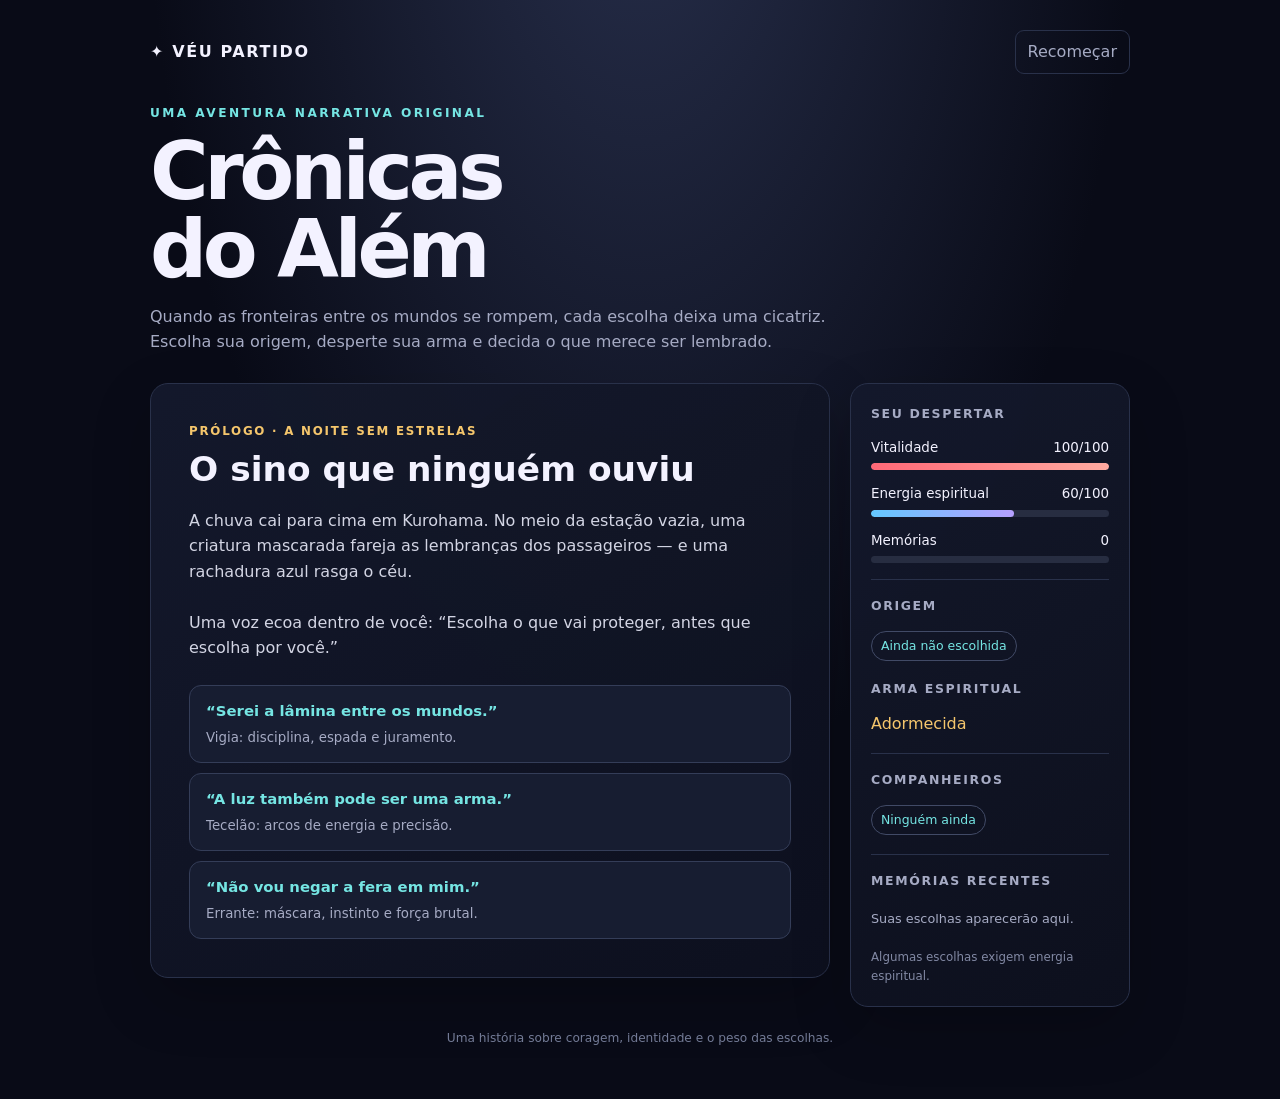
<file: bankai/index.html>
<!DOCTYPE html>
<html lang="pt-BR">
<head>
	<meta charset="UTF-8">
	<meta name="viewport" content="width=device-width, initial-scale=1">
	<meta name="theme-color" content="#090b17">
	<title>Véu Partido — Crônicas do Além</title>
	<link rel="stylesheet" href="style.css">
</head>
<body>
	<main class="shell">
		<header class="top"><div class="brand">✦ VÉU PARTIDO</div><button class="reset" id="reset">Recomeçar</button></header>
		<div class="eyebrow">Uma aventura narrativa original</div>
		<h1>Crônicas<br>do Além</h1>
		<p class="intro">Quando as fronteiras entre os mundos se rompem, cada escolha deixa uma cicatriz. Escolha sua origem, desperte sua arma e decida o que merece ser lembrado.</p>
		<div class="layout">
			<section class="card story" aria-live="polite"><div class="chapter" id="chapter"></div><h2 id="title"></h2><div class="prose" id="prose"></div><div class="choices" id="choices"></div><div id="ending"></div></section>
			<aside class="card sidebar" aria-label="Status do personagem">
				<h3>Seu despertar</h3>
				<div class="stat"><div class="statline"><span>Vitalidade</span><span id="hpText"></span></div><div class="bar"><div class="fill hp" id="hpBar"></div></div></div>
				<div class="stat"><div class="statline"><span>Energia espiritual</span><span id="reiText"></span></div><div class="bar"><div class="fill rei" id="reiBar"></div></div></div>
				<div class="stat"><div class="statline"><span>Memórias</span><span id="xpText"></span></div><div class="bar"><div class="fill xp" id="xpBar"></div></div></div>
				<div class="divider"></div><h3>Origem</h3><div id="race"><span class="tag">Ainda não escolhida</span></div>
				<h3 style="margin-top:15px">Arma espiritual</h3><div id="weapon" class="weapon">Adormecida</div>
				<div class="divider"></div><h3>Companheiros</h3><div id="allies"><span class="tag">Ninguém ainda</span></div>
				<div class="divider"></div><h3>Memórias recentes</h3><div class="feed" id="feed"></div><div class="hint">Algumas escolhas exigem energia espiritual.</div>
			</aside>
		</div>
		<div class="footer">Uma história sobre coragem, identidade e o peso das escolhas.</div>
	</main>
  <script src="script.js"></script>
</body>
</html>
</file>
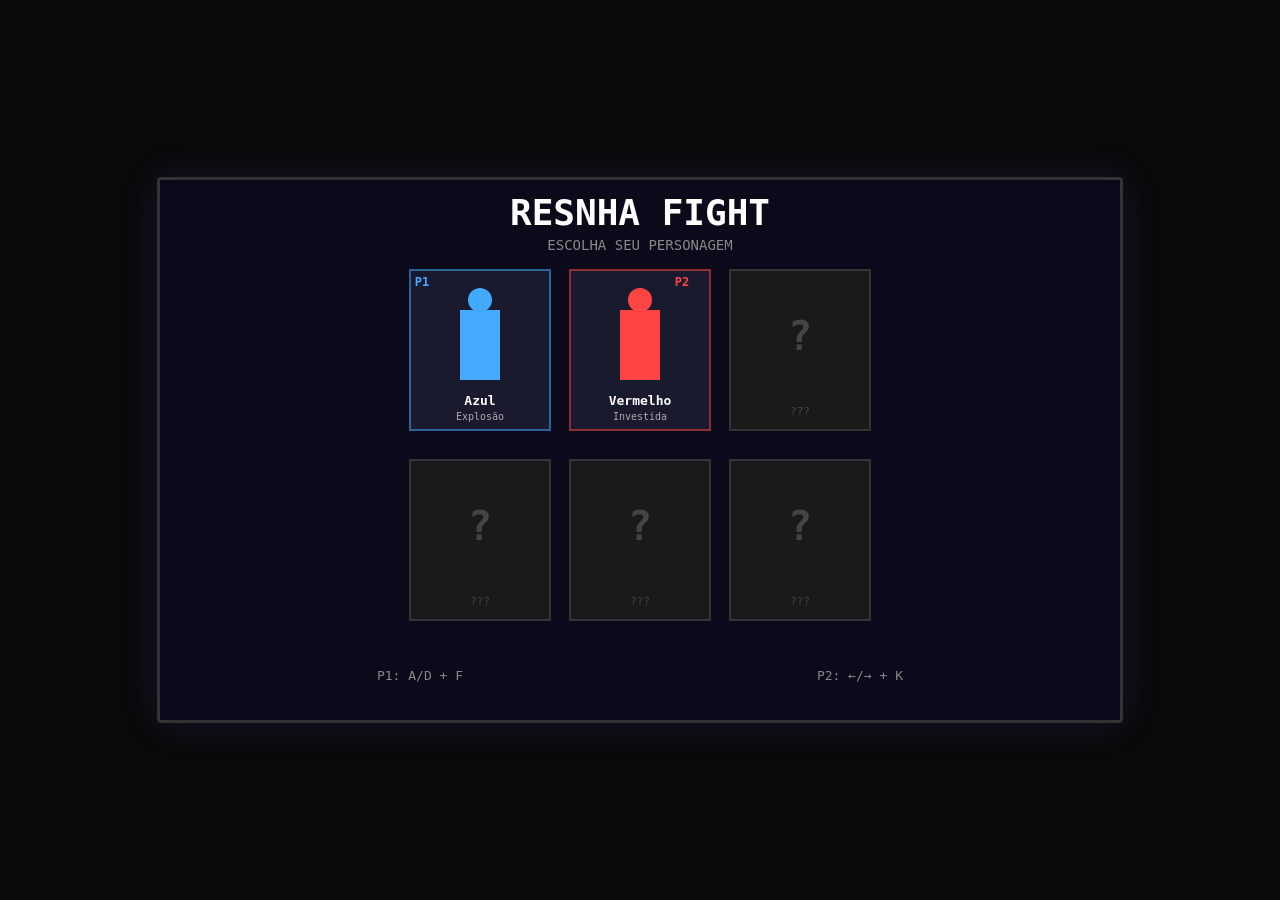
<file: resenha fight/index.html>
<!DOCTYPE html>
<html lang="pt-BR">
<head>
  <meta charset="UTF-8">
  <title>Resnha Fight</title>
  <link rel="stylesheet" href="style.css">
</head>
<body>
  <canvas id="c" width="960" height="540"></canvas>
  <script src="script.js"></script>
</body>
</html>
</file>
<file: bankai/style.css>
:root{color-scheme:dark;--bg:#090b17;--panel:#111526;--line:#29314a;--text:#f3f2ff;--muted:#a6abc4;--cyan:#75e5e3;--gold:#f5c66c}
		*{box-sizing:border-box}body{margin:0;min-height:100vh;background:radial-gradient(ellipse at 50% -20%,#28304d 0,transparent 55%),var(--bg);color:var(--text);font:16px/1.6 system-ui,sans-serif}button{font:inherit}.shell{max-width:1020px;margin:auto;padding:30px 20px 50px}.top{display:flex;justify-content:space-between;align-items:center;margin-bottom:30px}.brand{font-weight:800;letter-spacing:.1em}.reset{border:1px solid var(--line);background:transparent;color:var(--muted);padding:8px 12px;border-radius:9px;cursor:pointer}.reset:hover{border-color:var(--cyan);color:white}.eyebrow{color:var(--cyan);font-size:.76rem;font-weight:800;letter-spacing:.2em;text-transform:uppercase}h1{font-size:clamp(2.7rem,8vw,5rem);line-height:.98;letter-spacing:-.055em;margin:10px 0 14px}.intro{max-width:680px;color:var(--muted);margin:0 0 28px}.layout{display:grid;grid-template-columns:minmax(0,1fr) 280px;gap:20px;align-items:start}.card{background:linear-gradient(145deg,#14192cf5,#0d101ef7);border:1px solid var(--line);border-radius:18px;box-shadow:0 22px 60px #0003}.story{padding:clamp(22px,4vw,38px);min-height:440px}.chapter{font-size:.74rem;color:var(--gold);letter-spacing:.15em;text-transform:uppercase;font-weight:800}.story h2{font-size:clamp(1.5rem,4vw,2.15rem);line-height:1.15;margin:9px 0 18px}.prose{color:#d3d5e4;white-space:pre-line}.choices{display:grid;gap:10px;margin-top:24px}.choice{border:1px solid #343d58;background:#171d31;color:var(--text);text-align:left;border-radius:12px;padding:14px 16px;cursor:pointer;transition:.18s}.choice:hover:not(:disabled){border-color:var(--cyan);transform:translateY(-2px)}.choice:disabled{opacity:.45;cursor:not-allowed}.choice strong{display:block;color:var(--cyan);font-size:.93rem}.choice small{display:block;color:var(--muted);margin-top:3px}.sidebar{padding:20px;position:sticky;top:16px}.sidebar h3{font-size:.78rem;letter-spacing:.13em;text-transform:uppercase;margin:0 0 12px;color:var(--muted)}.stat{margin:13px 0}.statline{display:flex;justify-content:space-between;font-size:.84rem;margin-bottom:5px}.bar{height:7px;background:#272d41;border-radius:10px;overflow:hidden}.fill{height:100%;border-radius:10px;transition:width .3s}.hp{background:linear-gradient(90deg,#ff6877,#ffaaa0)}.rei{background:linear-gradient(90deg,#64c8ff,#b6a0ff)}.xp{background:linear-gradient(90deg,#f5bd54,#f8e394)}.tag{display:inline-block;padding:4px 9px;border:1px solid #414a66;border-radius:99px;color:var(--cyan);font-size:.78rem;margin:3px 4px 3px 0}.weapon{color:var(--gold)}.divider{height:1px;background:var(--line);margin:16px 0}.feed{max-height:130px;overflow:auto;color:var(--muted);font-size:.8rem}.feed p{margin:6px 0}.ending{border:1px solid #806d42;border-radius:12px;background:#282317;padding:14px;margin-top:20px;color:#f2dfb7}.hint{font-size:.74rem;color:#8289a4;margin-top:13px}.footer{text-align:center;color:#737b96;font-size:.76rem;margin-top:22px}@media(max-width:740px){.layout{grid-template-columns:1fr}.sidebar{position:static;grid-row:1}.story{min-height:0}.shell{padding-top:20px}}
</file>
<file: resenha fight/style.css>
* { margin: 0; padding: 0; box-sizing: border-box; }

body {
  background: #0a0a0a;
  display: flex;
  justify-content: center;
  align-items: center;
  height: 100vh;
  font-family: 'Courier New', monospace;
  overflow: hidden;
}

canvas {
  border: 3px solid #333;
  border-radius: 4px;
  box-shadow: 0 0 40px rgba(80, 80, 255, 0.15);
}
</file>
